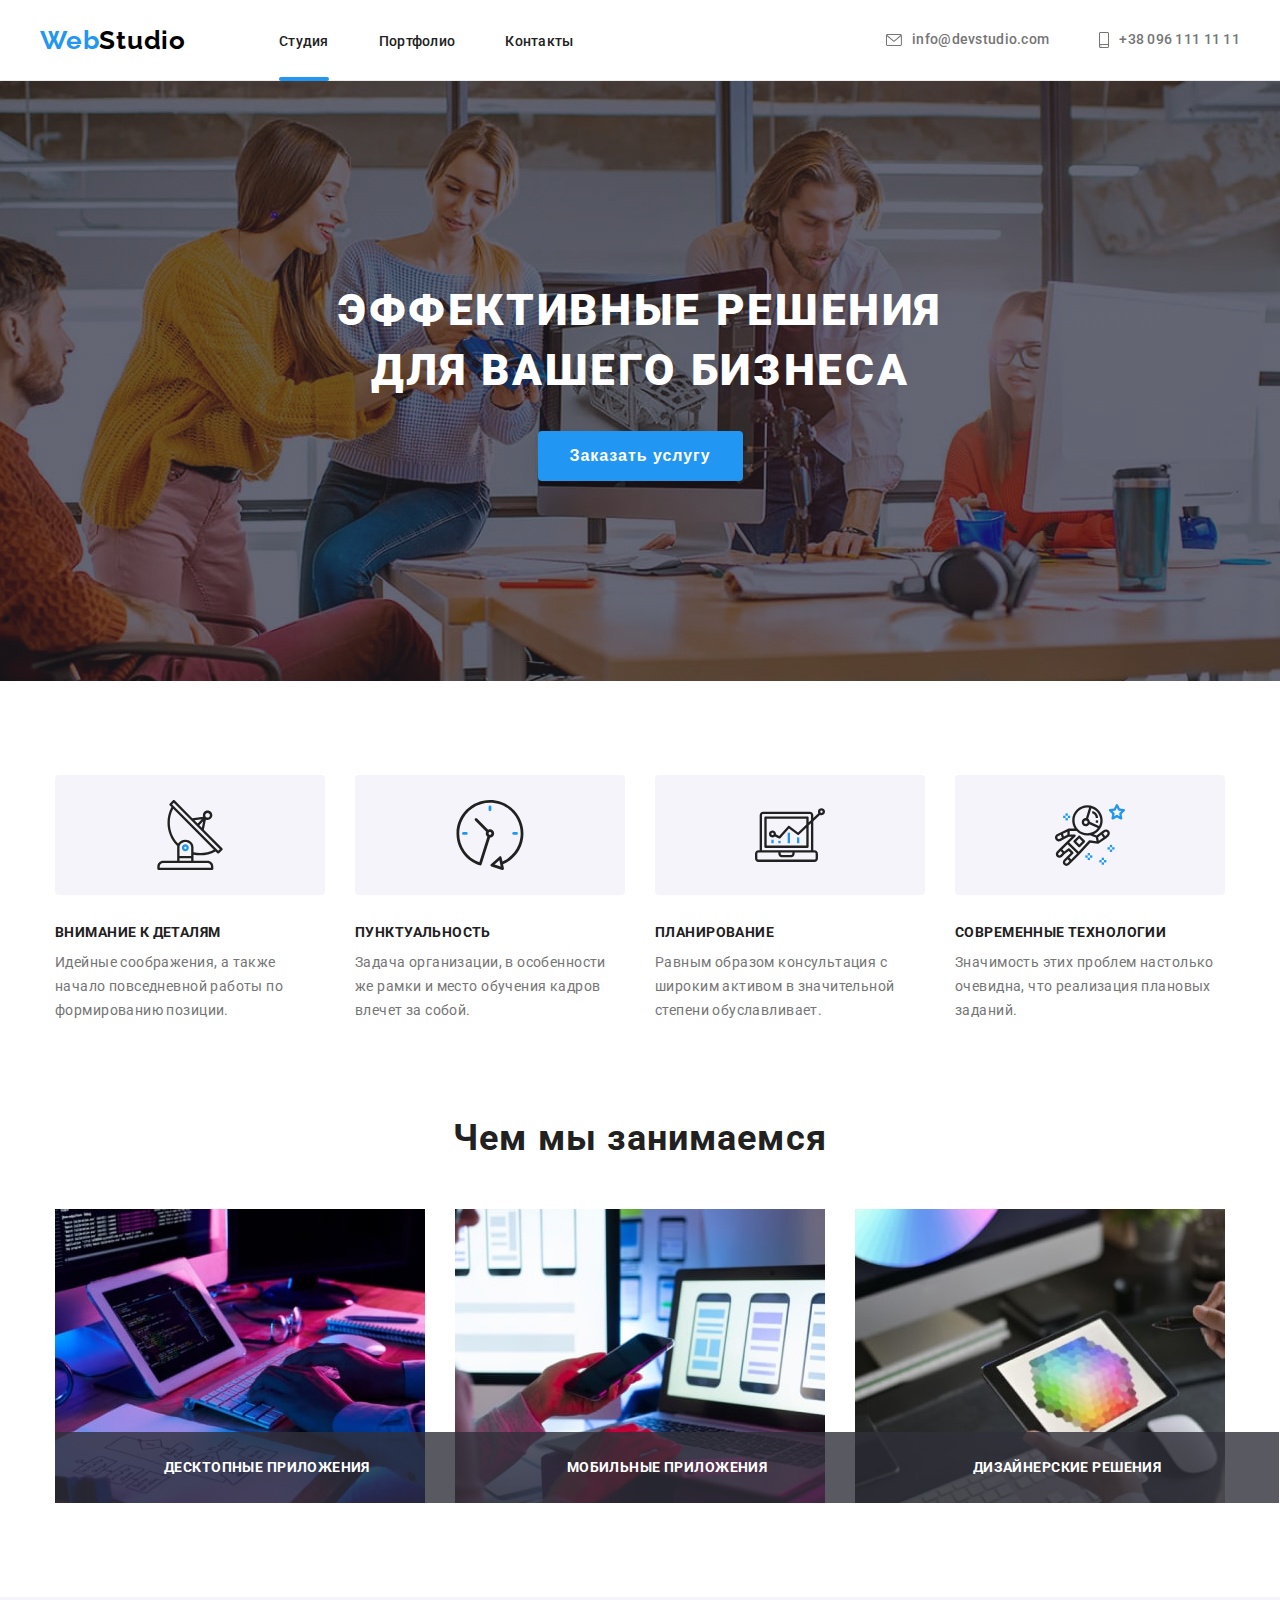
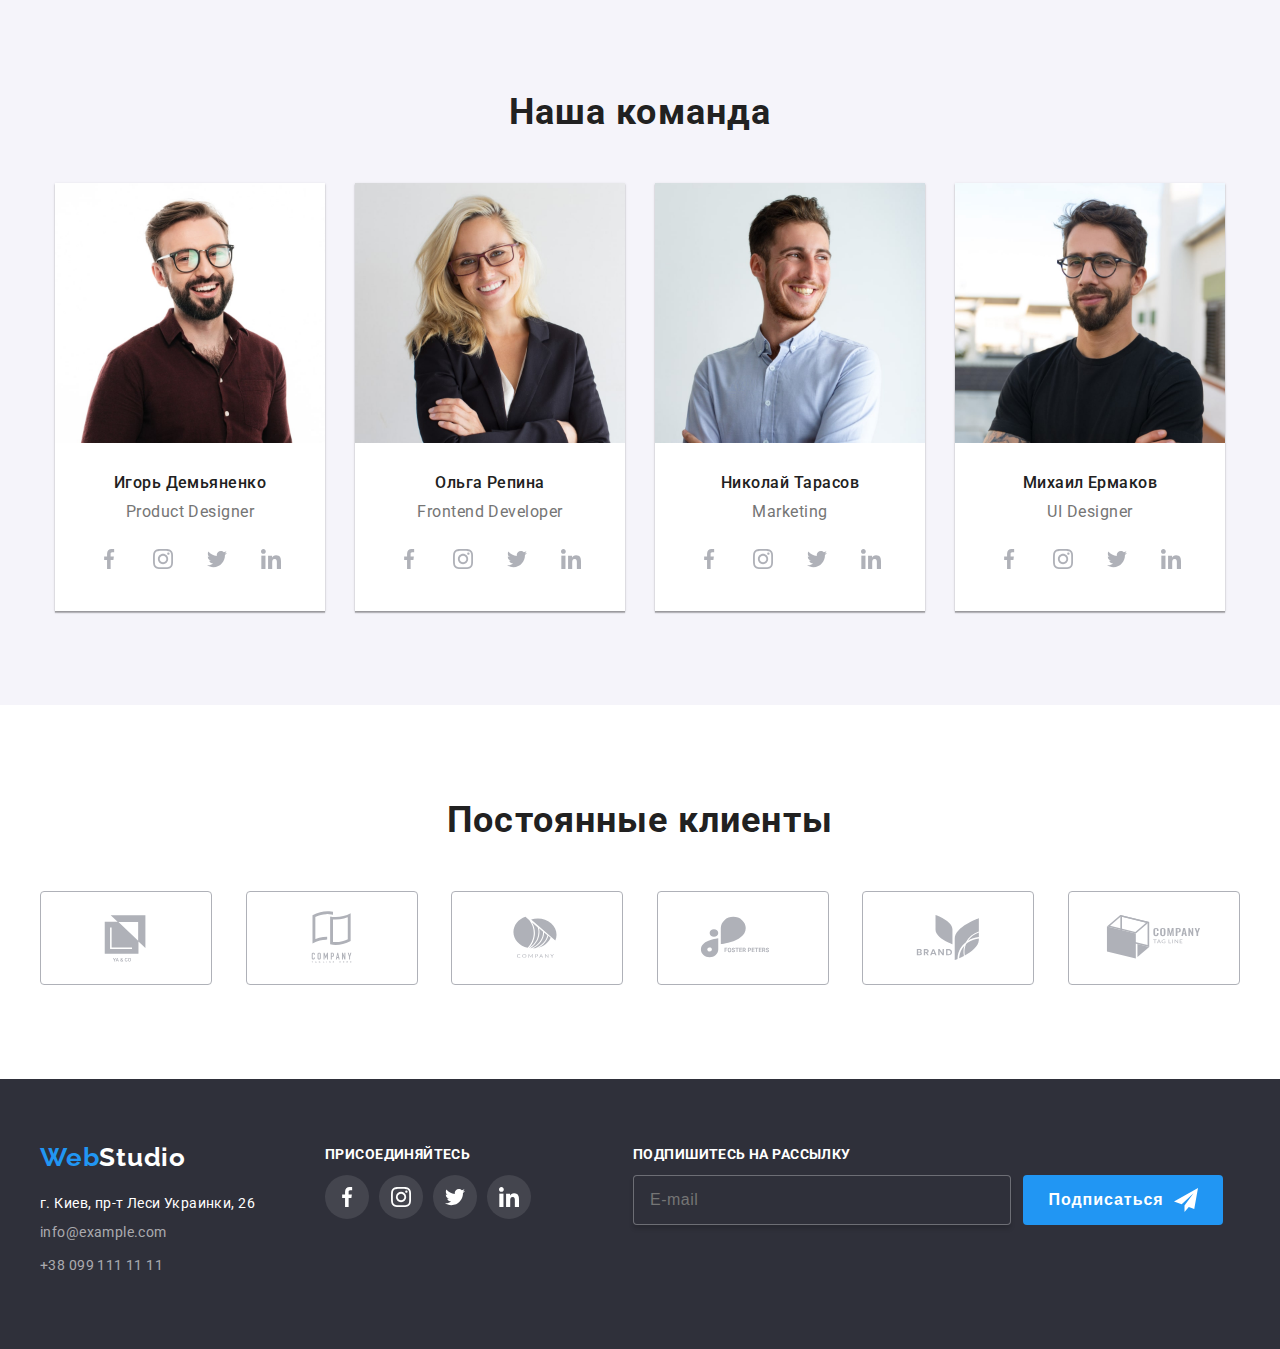
<file: index.html>
<!DOCTYPE html>
<html lang="en">
  <head>
    <meta charset="UTF-8">
    <meta http-equiv="X-UA-Compatible" content="IE=edge">
    <meta name="viewport" content="width=device-width, initial-scale=1.0">
    <title>WebStudio</title>
    <link rel="preconnect" href="https://fonts.googleapis.com">
    <link rel="preconnect" href="https://fonts.gstatic.com" crossorigin>
    <link href="https://fonts.googleapis.com/css2?family=Raleway:wght@700&family=Roboto:wght@400;500;700;900&display=swap"
      rel="stylesheet">
      <link rel="stylesheet" href="https://cdnjs.cloudflare.com/ajax/libs/modern-normalize/1.1.0/modern-normalize.min.css"
            integrity="sha512-wpPYUAdjBVSE4KJnH1VR1HeZfpl1ub8YT/NKx4PuQ5NmX2tKuGu6U/JRp5y+Y8XG2tV+wKQpNHVUX03MfMFn9Q=="
            crossorigin="anonymous" referrerpolicy="no-referrer" />
    <!-- <link rel="stylesheet" href="./css/styles.css"> -->
    <link rel="stylesheet" href="./css/main.min.css">
    
    
  </head>
    <body class="body">
      <!-- Верхняя линия-->
      <header class="header">
        <div class="header__container container ">
          <nav class="header-navigation">
            <a class="link mainlogo" href="./index.html">Web<span class="mainlogo-second">Studio</span></a>
            <!-- Навигация -->
            <ul class="list header-list">
              <li class="header-list__item "><a class="link header-list__link active " href="./index.html">Студия</a></li>
              <li class="header-list__item "><a class="link header-list__link  time-link" href="./portfolio.html">Портфолио</a></li>
              <li class="header-list__item "><a class="link header-list__link  time-link" href="">Контакты</a></li>
            </ul>
          </nav>
          <!-- Контакты -->
          <ul class="contacts list ">
            <li class="contacts__item">
              <a class="contacts__link link  time-link" href="mailto:info@devstudio.com">
                <svg class="icon-mail " >
                      <use href="./img/symbol.svg#icon-mail" ></use>
                </svg>
                info@devstudio.com
              </a>
            </li>
            <li class="contacts__item">
              <a class="contacts__link link  time-link" href="">
                <svg class="icon-smartphone ">
                      <use href="./img/symbol.svg#icon-smartphone" ></use>
                </svg>
                +38 096 111 11 11
              </a>
            </li>
          </ul>
        </div>
      </header>
<!-- ----------------------------------------------------------------------------------------------- -->
      <main>
        <!-- Шапка --> 
        <section class="hero">
              
          <h1 class="hero__title">Эффективные решения <br> для вашего бизнеса</h1>
          <button class="hero__button time-link" type="button" data-modal-open>Заказать услугу</button>
              
        </section>
        
        <!-- Особенности -->
        <section class="section-a">
          <div class="container">
            <ul class="list section-a-list">
              <li class="section-a-list__item">
                <div class="section-a-list__card">
                  <div class="section-a-list__container">
                    <svg class="section-a-list__icon">
                      <use href="./img/symbol.svg#icon-antenna"></use>
                    </svg>
                  </div>
                  <h3 class="section-a-list__title">Внимание к деталям</h3>
                  <p class="section-a-list__text">Идейные соображения, а также начало повседневной работы по формированию позиции.</p>
                </div>
              </li>
              <li class="section-a-list__item">
                <div class="section-a-list__card">
                  <div class="section-a-list__container">
                    <svg class="section-a-list__icon">
                      <use href="./img/symbol.svg#icon-clock"></use>
                    </svg>
                  </div>
                <h3 class="section-a-list__title">Пунктуальность</h3>
                <p class="section-a-list__text">Задача организации, в особенности же рамки и место обучения кадров влечет за собой.</p>
                </div>
              </li>
              <li class="section-a-list__item">
                <div class="section-a-list__card">
                  <div class="section-a-list__container">
                    <svg class="section-a-list__icon">
                      <use href="./img/symbol.svg#icon-diagram"></use>
                    </svg>
                  </div>
                <h3 class="section-a-list__title">Планирование</h3>
                <p class="section-a-list__text">Равным образом консультация с широким активом в значительной степени обуславливает.</p>
                </div>
              </li>
              <li class="section-a-list__item">
                <div class="section-a-list__card">
                  <div class="section-a-list__container">
                    <svg class="section-a-list__icon">
                      <use href="./img/symbol.svg#icon-astronaut"></use>
                    </svg>
                  </div>
                <h3 class="section-a-list__title">Современные технологии</h3>
                <p class="section-a-list__text">Значимость этих проблем настолько очевидна, что реализация плановых заданий.</p>
                </div>
              </li>
            </ul>
          </div>
        </section>

        <!-- Чем мы занимаемся -->
        <section class="section-b">
          <div class="container">
            <h2 class="section-b__title">Чем мы занимаемся</h2>
            <ul class="list section-b-list">
              <li class="section-b-list__item">
                <img src="./img/img1.jpg" alt="Чем мы занимаемся" width="370" height="294">
                <p class="section-b-list__info">Десктопные приложения</p>
              </li>
              <li class="section-b-list__item">
                <img src="./img/img2.jpg" alt="Чем мы занимаемся" width="370" height="294">
                <p class="section-b-list__info">Мобильные приложения</p>
              </li>
              <li class="section-b-list__item">
                <img src="./img/img3.jpg" alt="Чем мы занимаемся" width="370" height="294">
                <p class="section-b-list__info">Дизайнерские решения</p>
              </li>
            </ul>
          </div>
        </section>

        <!-- Наша команда -->
        <section class="section-c">
          <div class="container">
            <h2 class="section-c__title">Наша команда</h2>
            <ul class="list section-c-list">
              <li class="section-c-list__item">
                <img src="./img/team1.jpg" alt="наша команда" width="270" height="260">
                <div class="section-c-list__container">
                  <h3 class="section-c-list__title">Игорь Демьяненко</h3>
                  <p class="section-c-list__text">Product Designer</p>
                  <ul class="social list">
                    <li class="social__list">
                      <a href="" class="social__link link time-link">
                        <svg class="social__icon time-link-icon">
                          <use href="./img/symbol.svg#icon-facebook"></use>
                        </svg>
                      </a>
                    </li>
                    <li class="social__list ">
                      <a href="" class="social__link time-link">
                        <svg class="social__icon time-link-icon">
                          <use href="./img/symbol.svg#icon-instagram"></use>
                        </svg>
                      </a>
                    </li>
                    <li class="social__list">
                      <a href="" class="social__link time-link">
                        <svg class="social__icon time-link-icon">
                          <use href="./img/symbol.svg#icon-twitter"></use>
                        </svg>
                      </a>
                    </li>
                    <li class="social__list">
                      <a href="" class="social__link time-link">
                        <svg class="social__icon time-link-icon">
                          <use href="./img/symbol.svg#icon-linkedin"></use>
                        </svg>
                      </a>
                    </li>
                  </ul>
                </div>
              </li>
              <li class="section-c-list__item">
                <img src="./img/team2.jpg" alt="наша команда" width="270" height="260">
                <div class="section-c-list__container">
                  <h3 class="section-c-list__title">Ольга Репина</h3>
                  <p class="section-c-list__text">Frontend Developer</p>
                  <ul class="social list">
                    <li class="social__list">
                      <a href="" class="social__link link time-link">
                        <svg class="social__icon time-link-icon">
                          <use href="./img/symbol.svg#icon-facebook"></use>
                        </svg>
                      </a>
                    </li>
                    <li class="social__list ">
                      <a href="" class="social__link time-link">
                        <svg class="social__icon time-link-icon">
                          <use href="./img/symbol.svg#icon-instagram"></use>
                        </svg>
                      </a>
                    </li>
                    <li class="social__list">
                      <a href="" class="social__link time-link">
                        <svg class="social__icon time-link-icon">
                          <use href="./img/symbol.svg#icon-twitter"></use>
                        </svg>
                      </a>
                    </li>
                    <li class="social__list">
                      <a href="" class="social__link time-link">
                        <svg class="social__icon time-link-icon">
                          <use href="./img/symbol.svg#icon-linkedin"></use>
                        </svg>
                      </a>
                    </li>
                  </ul>
                </div>
              </li>
              <li class="section-c-list__item">
                <img src="./img/team3.jpg" alt="наша команда" width="270" height="260">
                <div class="section-c-list__container">
                  <h3 class="section-c-list__title">Николай Тарасов</h3>
                  <p class="section-c-list__text">Marketing</p>
                  <ul class="social list">
                    <li class="social__list">
                      <a href="" class="social__link link time-link">
                        <svg class="social__icon time-link-icon">
                          <use href="./img/symbol.svg#icon-facebook"></use>
                        </svg>
                      </a>
                    </li>
                    <li class="social__list ">
                      <a href="" class="social__link time-link">
                        <svg class="social__icon time-link-icon">
                          <use href="./img/symbol.svg#icon-instagram"></use>
                        </svg>
                      </a>
                    </li>
                    <li class="social__list">
                      <a href="" class="social__link time-link">
                        <svg class="social__icon time-link-icon">
                          <use href="./img/symbol.svg#icon-twitter"></use>
                        </svg>
                      </a>
                    </li>
                    <li class="social__list">
                      <a href="" class="social__link time-link">
                        <svg class="social__icon time-link-icon">
                          <use href="./img/symbol.svg#icon-linkedin"></use>
                        </svg>
                      </a>
                    </li>
                  </ul>
                </div>
              </li>
              <li class="section-c-list__item">
                <img src="./img/team4.jpg" alt="наша команда" width="270" height="260">
                <div class="section-c-list__container">
                  <h3 class="section-c-list__title">Михаил Ермаков</h3>
                  <p class="section-c-list__text">UI Designer</p>
                  <ul class="social list">
                    <li class="social__list">
                      <a href="" class="social__link link time-link">
                        <svg class="social__icon time-link-icon">
                          <use href="./img/symbol.svg#icon-facebook"></use>
                        </svg>
                      </a>
                    </li>
                    <li class="social__list ">
                      <a href="" class="social__link time-link">
                        <svg class="social__icon time-link-icon">
                          <use href="./img/symbol.svg#icon-instagram"></use>
                        </svg>
                      </a>
                    </li>
                    <li class="social__list">
                      <a href="" class="social__link time-link">
                        <svg class="social__icon time-link-icon">
                          <use href="./img/symbol.svg#icon-twitter"></use>
                        </svg>
                      </a>
                    </li>
                    <li class="social__list">
                      <a href="" class="social__link time-link">
                        <svg class="social__icon time-link-icon">
                          <use href="./img/symbol.svg#icon-linkedin"></use>
                        </svg>
                      </a>
                    </li>
                  </ul>
                </div>
              </li>
            </ul>
          </div>
        </section>
        <section class="client-section" >
          <div class="container">
            <h2 class="client-section__title">Постоянные клиенты</h2>
            <ul class="client">
              <li class="client__item ">
                <a href="" class="client__link time-link">
                  <svg class="client__icon time-link-icon">
                    <use href="./img/symbol.svg#icon-logo1"></use>
                  </svg>
                </a>
              </li>
              <li class="client__item">
                <a href="" class="client__link time-link">
                  <svg class="client__icon time-link-icon">
                    <use href="./img/symbol.svg#icon-logo2"></use>
                  </svg>
                </a>
              </li>
              <li class="client__item">
                <a href="" class="client__link time-link">
                  <svg class="client__icon time-link-icon">
                    <use href="./img/symbol.svg#icon-logo3"></use>
                  </svg>
                </a>
              </li>
              <li class="client__item">
                <a href="" class="client__link time-link">
                  <svg class="client__icon time-link-icon">
                    <use href="./img/symbol.svg#icon-logo4"></use>
                  </svg>
                </a>
              </li>
              <li class="client__item">
                <a href="" class="client__link time-link">
                  <svg class="client__icon time-link-icon">
                    <use href="./img/symbol.svg#icon-logo5"></use>
                  </svg>
                </a>
              </li>
              <li class="client__item">
                <a href="" class="client__link time-link">
                  <svg class="client__icon time-link-icon">
                    <use href="./img/symbol.svg#icon-logo6"></use>
                  </svg>
                </a>
              </li>
            </ul>
          </div>
        </section>
      </main>
<!-- ------------------------------------------------------------------------------------------- -->
      <!-- Подвал -->
      <footer class="footer">
        <div class="container">
          <address class="addres">
            <div class="footer-container">
              <a class="link mainlogo" href="">Web<span class="mainlogo-third">Studio</span></a>
              <ul class="list addres-list">
                <li class="addres-list__item"><a class="link addres-list__link-1 time-link" href="https://goo.gl/maps/SievRyqMkTLKLwNH8">г. Киев, пр-т Леси Украинки, 26</a></li>
                <li class="addres-list__item"><a class="link addres-list__link-2 time-link" href="milto:info@example.com">info@example.com</a></li>
                <li class="addres-list__item"><a class="link addres-list__link-2 time-link" href="tel:+380991111111">+38 099 111 11 11</a></li>
              </ul>

            </div>
            <div class="footer__links">
              <h3 class="footer__text">ПРИСОЕДИНЯЙТЕСЬ</h3>
            
              <ul class="social-footer list">
                <li class="social-footer__list">
                  <a href="" class="social-footer__link time-link">
                    <svg class="social-footer__icon time-link-icon">
                      <use href="./img/symbol.svg#icon-facebook"></use>
                    </svg>
                  </a>
                </li>
                <li class="social-footer__list">
                  <a href="" class="social-footer__link time-link">
                    <svg class="social-footer__icon time-link-icon">
                      <use href="./img/symbol.svg#icon-instagram"></use>
                    </svg>
                  </a>
                </li>
                <li class="social-footer__list">
                  <a href="" class="social-footer__link time-link">
                    <svg class="social-footer__icon time-link-icon">
                      <use href="./img/symbol.svg#icon-twitter"></use>
                    </svg>
                  </a>
                </li>
                <li class="social-footer__list">
                  <a href="" class="social-footer__link time-link">
                    <svg class="social-footer__icon time-link-icon">
                      <use href="./img/symbol.svg#icon-linkedin"></use>
                    </svg>
                  </a>
                </li>
              </ul>


            </div>
            <div class="footer__email">
              <h3 class="footer-email-text footer__text">Подпишитесь на рассылку</h3>
              <form action="" class="subscribe">
                <!-- <input class="footer-input" type="footer" name="" placeholder="E-mail" id=""> -->
                <input class="subscribe__input" type="email" name="email" placeholder="E-mail" id="email">
                <button class="subscribe__button time-link" type="submit">Подписаться
                  <svg class="subscribe__icon" widh="24px" height="24px">
                    <use href="./img/icons.svg#send"></use>
                  </svg>
                </button>
              </form>
            </div>
          </address>
        </div>
      </footer>

    <!-- модальное окно -->
    <!-- is-hidden -->
<div class="backdrop is-hidden" data-modal>
  <div class="modal">
    <button class="modal-close" data-modal-close>
      <svg class="modal-close-icon" width="11px" height="11px">
        <use href="./img/symbol.svg#icon-close"></use>
      </svg>
    </button>
    <form action="" class="">
      <p class="modal-title">Оставьте свои данные, мы вам перезвоним</p>
      <div class="form-box" role="group" aria-lebellebdy="contact-details-group">
        <div class="form-field">
          <label for="name">Имя</label>
          <input class="input-field" type="text" name="username" placeholder="" id="name" />
          <span class="modal-icon">
            <svg class="modal-icon-svg" width="18px" height="18px">
              <use href="./img/icons.svg#icon-person"></use>
            </svg>
          </span>
        </div>
        <div class="form-field">
          <label for="phone">Телефон</label>
          <input class="input-field" type="tel" name="phone" id="phone" />
          <span class="modal-icon">
            <svg class="modal-icon-svg" width="18px" height="18px">
              <use href="./img/icons.svg#icon-phone"></use>
            </svg>
          </span>
        </div>
        <div class="form-field">
          <label for="email">Почта</label>
          <input class="input-field" type="email" name="email" id="email" />
          <span class="modal-icon">
            <svg class="modal-icon-svg" width="18px" height="18px">
              <use href="./img/icons.svg#icon-email"></use>
            </svg>
          </span>
        </div>
        <div class="form-field">
          <label for="comment">Комментарий</label>
          <textarea class="input-field" name="feedback" rows="5" placeholder="Введите текст" id="comment"></textarea>
        </div>
        <div class="checkbox-box">
          <label class="checkbox-label" for="checkbox">
            <input class="hidden-checkbox" type="checkbox" id="checkbox" />
            <span class="checkbox-icon">
              <svg width="16px" height="15px">
                <use href="./img/icons.svg#icon-check"></use>
              </svg>
            </span>
          </label>
          <p class="modal-license-text">
            Соглашаюсь с рассылкой и принимаю&nbsp
            <a href="./docs/contract.pdf">Условия договора</a>
          </p>
        </div>
        <div class="modal-button">
          <button class="modalbutton" type="modal">Отправить</button>
        </div>
      </div>
    </form>
  </div>
</div>



 

    <script src="./js/modal.js"></script>
    </body>
</html>
</file>
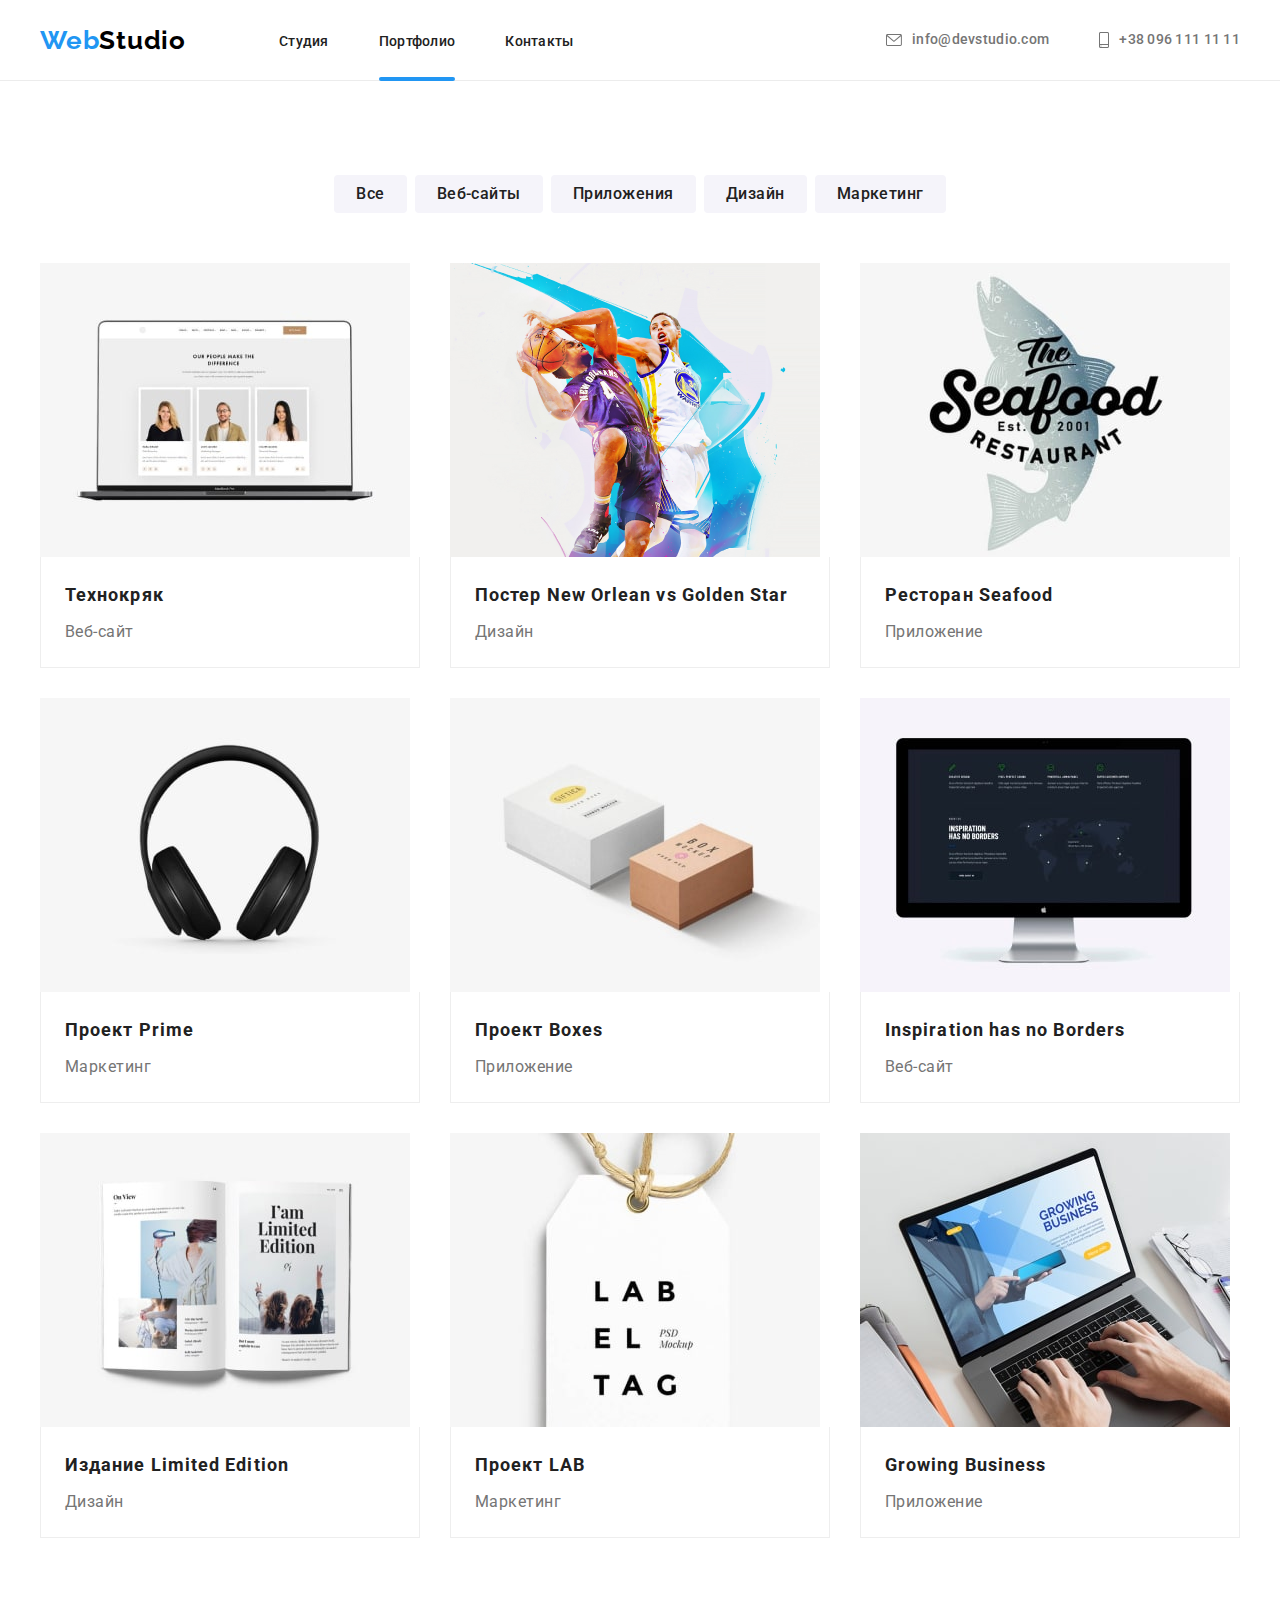
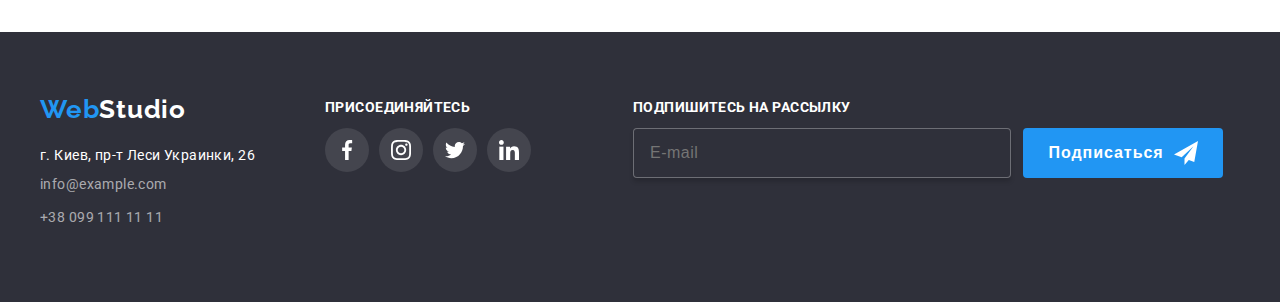
<file: portfolio.html>
<!DOCTYPE html>
<html lang="en">
<head>
    <meta charset="UTF-8">
    <meta http-equiv="X-UA-Compatible" content="IE=edge">
    <meta name="viewport" content="width=device-width, initial-scale=1.0">
    <title>Portfolio</title>
    <link rel="preconnect" href="https://fonts.googleapis.com">
    <link rel="preconnect" href="https://fonts.gstatic.com" crossorigin>
    <link href="https://fonts.googleapis.com/css2?family=Raleway:wght@700&family=Roboto:wght@400;500;700;900&display=swap"
        rel="stylesheet">

        <link rel="stylesheet" href="https://cdnjs.cloudflare.com/ajax/libs/modern-normalize/1.1.0/modern-normalize.min.css"
            integrity="sha512-wpPYUAdjBVSE4KJnH1VR1HeZfpl1ub8YT/NKx4PuQ5NmX2tKuGu6U/JRp5y+Y8XG2tV+wKQpNHVUX03MfMFn9Q=="
            crossorigin="anonymous" referrerpolicy="no-referrer" />


    <!-- <link rel="stylesheet" href="./css/styles.css"> -->
    <link rel="stylesheet" href="./css/main.min.css">


</head>
    <body class="body">
        <!-- Верхняя линия-->
        <header class="header">
          <div class="header__container container ">
            <nav class="header-navigation">
              <a class="link mainlogo" href="./index.html">Web<span class="mainlogo-second">Studio</span></a>
              <!-- Навигация -->
              <ul class="list header-list">
                <li class="header-list__item "><a class="link header-list__link  time-link" href="./index.html">Студия</a></li>
                <li class="header-list__item "><a class="link header-list__link  time-link active"
                    href="./portfolio.html">Портфолио</a></li>
                <li class="header-list__item "><a class="link header-list__link  time-link" href="">Контакты</a></li>
              </ul>
            </nav>
            <!-- Контакты -->
            <ul class="contacts list ">
              <li class="contacts__item">
                <a class="contacts__link link  time-link" href="mailto:info@devstudio.com">
                  <svg class="icon-mail ">
                    <use href="./img/symbol.svg#icon-mail"></use>
                  </svg>
                  info@devstudio.com
                </a>
              </li>
              <li class="contacts__item">
                <a class="contacts__link link  time-link" href="">
                  <svg class="icon-smartphone ">
                    <use href="./img/symbol.svg#icon-smartphone"></use>
                  </svg>
                  +38 096 111 11 11
                </a>
              </li>
            </ul>
          </div>
        </header>
        
        <main class="main">
            <section class="main-sect">
              <div class="container header-container">
              <!-- <h1 class="visually-hidden">Портфолио</h1> -->
              <!-- <section class="button-section"> -->
              <ul class="list button-section">
                  <li class="button-section__item ">
                      <button class="button-section__btn time-link" type="button">Все</button>
                  </li>
                  <li class="button-section__item">
                      <button class="button-section__btn time-link" type="button">Веб-сайты</button>
                  </li>
                  <li class="button-section__item">
                      <button class="button-section__btn time-link" type="button">Приложения</button>
                  </li>
                  <li class="button-section__item">
                      <button class="button-section__btn time-link" type="button">Дизайн</button>
                  </li>
                  <li class="button-section__item">
                      <button class="button-section__btn time-link" type="button">Маркетинг</button>
                  </li>
              </ul>
              <!-- </section> -->
              <!-- <section class="main-section"> -->
              </div>
              <div class="container header-container">
                <ul class="main-section list ">
                  
                  <li class="main-section__item">
                    <a href="" class="main-section__card-link link">
                      <div class="main-section__card-top">
                        <img src="./img/portfolio1.jpg" alt="" width="370" >
                        <p class="main-section__top-text">
                          Технокряк это современная площадка распространения коронавируса. Компании используют эту платформу для цифрового
                          шпионажа и атак на защищённые сервера конкурентов.
                        </p>
                      </div>
                      <div class="main-section__card">
                          <h3 class="main-section__title">Технокряк</h3>
                          <p class="main-section__text">Веб-сайт</p>
                      </div>                                    
                    </a>
                  </li>                        
                  <li class="main-section__item">
                    <a href="" class="main-section__card-link link">
                      <div class="main-section__card-top">
                        <img src="./img/portfolio2.jpg" alt="" width="370">
                        <p class="main-section__top-text">
                          Технокряк это современная площадка распространения коронавируса. Компании используют эту платформу для цифрового
                          шпионажа и атак на защищённые сервера конкурентов.
                        </p>
                      </div>
                      <div class="main-section__card">
                        <h3 class="main-section__title">Постер New Orlean vs Golden Star</h3>
                        <p class="main-section__text">Дизайн</p>
                      </div>
                    </a>
                  </li>
                  <li class="main-section__item" >                            
                    <a href="" class="main-section__card-link link">
                      <div class="main-section__card-top">
                        <img src="./img/portfolio3.jpg" alt="" width="370" >
                        <p class="main-section__top-text">
                          Технокряк это современная площадка распространения коронавируса. Компании используют эту платформу для цифрового
                          шпионажа и атак на защищённые сервера конкурентов.
                        </p>
                      </div>
                      <div class="main-section__card">
                        <h3 class="main-section__title">Ресторан Seafood</h3>
                        <p class="main-section__text">Приложение</p>
                      </div>
                    </a>
                  </li>
                  <li class="main-section__item" >                            
                    <a href="" class="main-section__card-link link">
                      <div class="main-section__card-top">
                        <img src="./img/portfolio4.jpg" alt="" width="370" >
                        <p class="main-section__top-text">
                          Технокряк это современная площадка распространения коронавируса. Компании используют эту платформу для цифрового
                          шпионажа и атак на защищённые сервера конкурентов.
                        </p>
                      </div>
                      <div class="main-section__card">
                        <h3 class="main-section__title">Проект Prime</h3>
                        <p class="main-section__text">Маркетинг</p>
                      </div>
                    </a>
                  </li>
                  <li class="main-section__item" >                            
                    <a href="" class="main-section__card-link link">
                      <div class="main-section__card-top">
                        <img src="./img/portfolio5.jpg" alt="" width="370" >
                        <p class="main-section__top-text">
                          Технокряк это современная площадка распространения коронавируса. Компании используют эту платформу для цифрового
                          шпионажа и атак на защищённые сервера конкурентов.
                        </p>
                      </div>
                      <div class="main-section__card">
                        <h3 class="main-section__title">Проект Boxes</h3>
                        <p class="main-section__text">Приложение</p>
                      </div>
                    </a>
                  </li>
                  <li class="main-section__item" >                            
                    <a href="" class="main-section__card-link link">
                      <div class="main-section__card-top">
                        <img src="./img/portfolio6.jpg" alt="" width="370" >
                        <p class="main-section__top-text">
                          Технокряк это современная площадка распространения коронавируса. Компании используют эту платформу для цифрового
                          шпионажа и атак на защищённые сервера конкурентов.
                        </p>
                      </div>
                      <div class="main-section__card">
                          <h3 class="main-section__title">Inspiration has no Borders</h3>
                          <p class="main-section__text">Веб-сайт</p>
                      </div>
                    </a>
                  </li>
                  <li class="main-section__item" >                            
                    <a href="" class="main-section__card-link link">
                      <div class="main-section__card-top">
                        <img src="./img/portfolio7.jpg" alt="" width="370" >
                        <p class="main-section__top-text">
                          Технокряк это современная площадка распространения коронавируса. Компании используют эту платформу для цифрового
                          шпионажа и атак на защищённые сервера конкурентов.
                        </p>
                      </div>
                      <div class="main-section__card">
                          <h3 class="main-section__title">Издание Limited Edition</h3>
                          <p class="main-section__text">Дизайн</p>
                      </div>
                    </a>
                  </li>
                  <li class="main-section__item" >                            
                    <a href="" class="main-section__card-link link">
                      <div class="main-section__card-top">
                        <img src="./img/portfolio8.jpg" alt="" width="370" >
                        <p class="main-section__top-text">
                          Технокряк это современная площадка распространения коронавируса. Компании используют эту платформу для цифрового
                          шпионажа и атак на защищённые сервера конкурентов.
                        </p>
                      </div>
                      <div class="main-section__card">
                          <h3 class="main-section__title">Проект LAB</h3>
                          <p class="main-section__text">Маркетинг</p>
                      </div>
                    </a>
                  </li>
                  <li class="main-section__item" >                            
                    <a href="" class="main-section__card-link link">
                      <div class="main-section__card-top">
                        <img src="./img/portfolio9.jpg" alt="" width="370" >
                        <p class="main-section__top-text">
                          Технокряк это современная площадка распространения коронавируса. Компании используют эту платформу для цифрового
                          шпионажа и атак на защищённые сервера конкурентов.
                        </p>
                      </div>
                      <div class="main-section__card">
                          <h3 class="main-section__title">Growing Business</h3>
                          <p class="main-section__text">Приложение</p>
                      </div>
                    </a>
                  </li>
                </ul>
              </div>
            </section>

        </main>

        <!-- Подвал -->
    <footer class="footer">
      <div class="container">
        <address class="addres">
          <div class="footer-container">
            <a class="link mainlogo" href="">Web<span class="mainlogo-third">Studio</span></a>
            <ul class="list addres-list">
              <li class="addres-list__item"><a class="link addres-list__link-1 time-link"
                  href="https://goo.gl/maps/SievRyqMkTLKLwNH8">г. Киев, пр-т Леси Украинки, 26</a></li>
              <li class="addres-list__item"><a class="link addres-list__link-2 time-link"
                  href="milto:info@example.com">info@example.com</a></li>
              <li class="addres-list__item"><a class="link addres-list__link-2 time-link" href="tel:+380991111111">+38 099
                  111 11 11</a></li>
            </ul>
    
          </div>
          <div class="footer__links">
            <h3 class="footer__text">ПРИСОЕДИНЯЙТЕСЬ</h3>
    
            <ul class="social-footer list">
              <li class="social-footer__list">
                <a href="" class="social-footer__link time-link">
                  <svg class="social-footer__icon time-link-icon">
                    <use href="./img/symbol.svg#icon-facebook"></use>
                  </svg>
                </a>
              </li>
              <li class="social-footer__list">
                <a href="" class="social-footer__link time-link">
                  <svg class="social-footer__icon time-link-icon">
                    <use href="./img/symbol.svg#icon-instagram"></use>
                  </svg>
                </a>
              </li>
              <li class="social-footer__list">
                <a href="" class="social-footer__link time-link">
                  <svg class="social-footer__icon time-link-icon">
                    <use href="./img/symbol.svg#icon-twitter"></use>
                  </svg>
                </a>
              </li>
              <li class="social-footer__list">
                <a href="" class="social-footer__link time-link">
                  <svg class="social-footer__icon time-link-icon">
                    <use href="./img/symbol.svg#icon-linkedin"></use>
                  </svg>
                </a>
              </li>
            </ul>
    
    
          </div>
          <div class="footer__email">
            <h3 class="footer-email-text footer__text">Подпишитесь на рассылку</h3>
            <form action="" class="subscribe">
              <!-- <input class="footer-input" type="footer" name="" placeholder="E-mail" id=""> -->
              <input class="subscribe__input" type="email" name="email" placeholder="E-mail" id="email">
              <button class="subscribe__button time-link" type="submit">Подписаться
                <svg class="subscribe__icon" widh="24px" height="24px">
                  <use href="./img/icons.svg#send"></use>
                </svg>
              </button>
            </form>
          </div>
        </address>
      </div>
    </footer>
        
    </body>
</html>
</file>
<file: css/styles.css>
:root {
  --main-logo-color: #2196f3;
  --second-logo-color: #000000;
  --thirdlogo-color: #ffffff;
  --header-text-color-first: #212121;
  --header-text-color-second: #757575;
  --header-text-color-third: #2196f3;
  --main-text-color: #212121;
  --second-text-color: #757575;
  --third-text-color: #ffffff;
  --footer-color-contact1: #ffffff;
  --footer-color-contact2: rgba(255, 255, 255, 0.6);
  --main-btn-color: #f5f4fa;
  --second-btn-color: #2196f3;
  --third-btn-color: #188ce8;
  --background-color: #2f303a;
  --social-link-color: #afb1b8;
  --social-link-color2: #ffffff;
  --time-function: cubic-bezier(0.4, 0, 0.2, 1);
  --focus-color: #2196f3;
}

img {
  display: block;
}

p,
h1,
h2,
h3,
h4,
h5,
h6 {
  margin: 0;
}

ul {
  margin: 0;
  padding: 0;
  list-style-type: none;
}

.list {
  list-style: none;
}

.link {
  text-decoration: none;
}

button {
  cursor: pointer;
}

body {
  font-family: 'Roboto', sans-serif;
  color: var(--main-text-color);
  margin: auto;
}

.container {
  width: 1200px;
  padding-right: 15px;
  padding-left: 15px;
  margin: 0 auto;
}

.time-link {
  transition-property: background-color, color;
  transition-duration: 250ms;
  transition-timing-function: var(--time-function);
}

.time-link-icon {
  transition-property: fill;
  transition-duration: 250ms;
  transition-timing-function: var(--time-function);
}

/*------------------ header------------------- */
.header {
  display: flex;
  background-color: #ffffff;
  height: 80px;
  border-bottom: 1px solid #ececec;
}

.header-container {
  display: flex;
  align-items: center;
  justify-content: center;
}

.header-navigation {
  display: flex;
  align-items: center;
}

.mainlogo {
  font-family: Raleway;
  font-weight: 700;
  font-size: 26px;
  line-height: 1.19;
  letter-spacing: 0.03em;
  color: var(--main-logo-color);
}

.mainlogo-second {
  font-family: Raleway;
  font-weight: 700;
  font-size: 26px;
  line-height: 1.19;
  letter-spacing: 0.03em;
  color: var(--second-logo-color);
}

.mainlogo-third {
  font-family: Raleway;
  font-weight: 700;
  font-size: 26px;
  line-height: 1.19;
  letter-spacing: 0.03em;
  color: var(--thirdlogo-color);
}

.header-list {
  display: flex;
  padding-left: 93px;
}

.header-item:not(:last-child) {
  padding-right: 50px;
}

.header-link {
  font-weight: 500;
  font-size: 14px;
  line-height: 1.14;
  letter-spacing: 0.02em;
  color: var(--header-text-color-first);
  padding: 32px 0px;
  position: relative;
}

.active {
  color: var(--main-logo-color);
}

.header-link.active::after {
  position: absolute;
  display: block;
  content: '';
  width: 100%;
  height: 4px;
  border-radius: 2px;
  bottom: 0;
  background-color: var(--header-text-color-third);
}
/* 
.header-link {
} */

/* .header-link:after {
  display: flex;
  position: absolute;
  content: '';
  width: 100%;
  height: 4px;
  border-radius: 2px;
  bottom: 0;
  background-color: var(--header-text-color-first);
} */

.header-link:hover,
.header-link:focus {
  color: var(--header-text-color-third);
}

.contacts-list {
  display: flex;
  margin-left: auto;
}

.contact-item:not(:last-child) {
  padding-right: 50px;
}

.contact-link {
  display: flex;
  height: 16px;
  font-weight: 500;
  font-size: 14px;
  line-height: 1.14;
  letter-spacing: 0.02em;
  color: var(--header-text-color-second);
  fill: var(--second-text-color);
  justify-content: center;
  align-items: center;
}

.icon-mail {
  width: 16px;
  height: 12px;
  margin-right: 10px;
}

.icon-smartphone {
  width: 10px;
  height: 16px;
  margin-right: 10px;
}

.contact-link:hover,
.contact-link:focus {
  color: var(--header-text-color-third);
  fill: var(--header-text-color-third);
}
/*------------------ header------------------- */

/*------------------ main------------------- */
.main {
  background-color: #ffffff;
}
/* index.html */
.hero-section {
  display: flex;
  flex-direction: column;
  justify-content: center;
  align-items: center;
  background-color: var(--background-color);
  background-image: linear-gradient(rgba(47, 48, 58, 0.4), rgba(47, 48, 58, 0.4)),
    url(../img/banner.jpg);
  background-repeat: no-repeat;
  background-position: center;
  height: 600px;
  max-width: 1600px;
  margin: 0 auto;
}

.hero-title {
  font-weight: 900;
  font-size: 44px;
  line-height: 1.36;
  text-align: center;
  letter-spacing: 0.06em;
  text-transform: uppercase;
  color: var(--third-text-color);
  margin-bottom: 30px;
}

.hero-button {
  font-weight: 700;
  font-size: 16px;
  line-height: 1.87;
  letter-spacing: 0.06em;
  color: var(--third-text-color);
  background-color: var(--second-btn-color);
  cursor: pointer;
  border-radius: 4px;

  border: none;
  font-size: 16px;
  padding: 10px 32px;
  box-shadow: 0px 4px 4px rgba(0, 0, 0, 0.15);
}
.hero-button:hover,
.hero-button:focus {
  background-color: var(--third-btn-color);
}

.section-a {
  display: flex;
  padding-top: 94px;
  padding-bottom: 94px;
}

.section-a-list {
  display: flex;
  justify-content: center;
  /* height: 101px; */
}

.section-a-item:not(:last-child) {
  padding-right: 30px;
}

.section-a-card {
  width: 270px;
  /* height: 110px; */
}

.section-a-icon-container {
  display: flex;
  background: #f5f4fa;
  width: 270px;
  height: 120px;
  border-radius: 4px;
  justify-content: center;
  align-items: center;
}

.section-a-icon {
  width: 70px;
  height: 70px;
}

.section-a-title {
  font-weight: 700;
  font-size: 14px;
  line-height: 1.14;
  letter-spacing: 0.03em;
  text-transform: uppercase;
  color: var(--main-text-color);
  padding-bottom: 10px;
  margin-top: 30px;
}

.section-a-text {
  font-weight: 400;
  font-size: 14px;
  line-height: 1.71;
  letter-spacing: 0.03em;
  color: var(--second-text-color);
}

.section-b-title {
  font-weight: 700;
  font-size: 36px;
  line-height: 1.17;
  text-align: center;
  letter-spacing: 0.03em;
  color: var(--main-text-color);
  margin-bottom: 50px;
}

.section-b {
  padding-bottom: 94px;
}

.section-b-list {
  display: flex;
  justify-content: center;
}

.section-b-item {
  position: relative;
}

.section-b-item:not(:last-child) {
  margin-right: 30px;
}

.section-b-info {
  font-weight: 700;
  font-size: 14px;
  line-height: 1.2;
  text-align: center;
  letter-spacing: 0.03em;
  text-transform: uppercase;
  color: var(--third-text-color);
  background-color: rgba(47, 48, 58, 0.8);
  width: 100%;
  padding: 27px;
  position: absolute;
  bottom: 0;
}

.section-c {
  background-color: #f5f4fa;
  padding-bottom: 94px;
  padding-top: 94px;
}

.section-c-list {
  display: flex;
  flex-wrap: wrap;
  justify-content: center;
  margin-left: -30px;
}

.section-c-item {
  background-color: var(--footer-color-contact1);
  box-shadow: 0px 1px 3px rgba(0, 0, 0, 0.12), 0px 1px 1px rgba(0, 0, 0, 0.14),
    0px 2px 1px rgba(0, 0, 0, 0.2);
  margin-left: 30px;
}

.section-c-main-title {
  font-weight: 700;
  font-size: 36px;
  line-height: 1.17;
  text-align: center;
  letter-spacing: 0.03em;
  color: var(--main-text-color);
  margin-bottom: 50px;
}

.section-c-container {
  padding-top: 30px;
  background-color: var(--white-color);
}

.section-c-title {
  font-weight: 500;
  font-size: 16px;
  line-height: 1.19;
  text-align: center;
  letter-spacing: 0.03em;
  color: var(--main-text-color);
  padding-bottom: 10px;
}

.section-c-text {
  font-weight: 400;
  font-size: 16px;
  line-height: 1.19;
  text-align: center;
  letter-spacing: 0.03em;
  color: var(--second-text-color);
}

.social-link-container {
  display: flex;
  flex-direction: row;
  justify-content: space-between;
  align-items: center;
  width: 206px;
  height: 44px;
  margin: 16px 32px 30px;
  /* border: 1px solid #2196f3; */
}

.social-link-list {
  width: 44px;
  height: 44px;
}

.social-link {
  width: 100%;
  height: 100%;
  border-radius: 50%;
  display: flex;
  justify-content: center;
  align-items: center;
  /* background-color: #188ce8; */
}

.social-link:focus,
.social-link:hover {
  background-color: #188ce8;
}

.social-link:focus .section-c-social-link,
.social-link:hover .section-c-social-link {
  fill: var(--third-text-color);
}

.section-c-social-link {
  width: 20px;
  height: 20px;
  fill: var(--social-link-color);
}

.client-section {
  padding-top: 94px;
  padding-bottom: 94px;
}

.client-list {
  display: flex;
}

.client-list {
  display: flex;
  justify-content: space-between;
}

.client-link {
  display: flex;
  width: 170px;
  height: 92px;
  justify-content: center;
  align-items: center;
  border-radius: 4px;
  border: 1px solid;
  color: var(--social-link-color);
}
.client-icon {
  width: 106px;
  height: 60px;
  fill: var(--social-link-color);
}

.client-link:hover,
.client-link:focus {
  color: var(--second-btn-color);
}

.client-link:hover .client-icon,
.client-link:focus .client-icon {
  fill: var(--second-btn-color);
}

/* .client-icon:hover,
.client-icon:focus {
  color: var(--second-btn-color);
} */

/* .client-item:hover .client-icon,
.client-item:focus .client-icon {
  color: var(--second-btn-color);
  fill: var(--second-btn-color);
} */
/* index.html */

/*----------------- portfolio------------------ */
.main-section {
  padding-top: 94px;
  padding-bottom: 94px;
}

.button-section-item {
  display: inline;
}

.button-section-list {
  display: flex;
  justify-content: center;
  margin-bottom: 50px;
}

.button-section-item:not(:last-child) {
  padding-right: 8px;
}

.button-section-btn {
  font-family: Roboto;
  font-weight: 500;
  font-size: 16px;
  line-height: 1.62;
  text-align: center;
  letter-spacing: 0.03em;
  color: var(--main-text-color);
  background-color: var(--main-btn-color);
  cursor: pointer;
  border-radius: 4px;
  border: none;
  padding: 6px 22px;
}

.button-section-btn:hover,
.button-section-btn:focus {
  color: var(--third-text-color);
  background-color: var(--second-btn-color);
  box-shadow: 0px 3px 1px rgba(0, 0, 0, 0.1), 0px 1px 2px rgba(0, 0, 0, 0.08),
    0px 2px 2px rgba(0, 0, 0, 0.12);
}

.main-section-list {
  display: flex;
  flex-wrap: wrap;
  margin-right: -30px;
  margin-bottom: -30px;
}

.main-section-item {
  flex-basis: calc((100% / 3) - 30px);
  margin-right: 30px;
  margin-bottom: 30px;
}

.main-section-card-link:hover .main-section-top-text,
.main-section-card-link:focus .main-section-top-text {
  transform: translate(0%);
}

/* .main-section-item:focus .main-section-top-text {
  transform: translate(0%);
} */

.main-section-card-link {
  display: block;
}

.main-section-card-link:hover,
.main-section-card-link:focus {
  box-shadow: 0px 4px 4px rgba(0, 0, 0, 0.25);
}

.main-section-card {
  padding: 20px 24px;
  border-bottom: 1px solid #eeeeee;
  border-right: 1px solid #eeeeee;
  border-left: 1px solid #eeeeee;
}

.main-section-title {
  font-weight: 700;
  font-size: 18px;
  line-height: 2;
  letter-spacing: 0.06em;
  color: var(--main-text-color);
  margin-bottom: 4px;
}

.main-section-text {
  font-weight: 400;
  font-size: 16px;
  line-height: 1.87;
  letter-spacing: 0.03em;
  color: var(--second-text-color);
}

.main-section-card-top {
  position: relative;
  overflow: hidden;
}

.main-section-top-text {
  position: absolute;

  top: 0;
  left: 0;
  padding: 63px 24px;
  font-weight: 400;
  font-size: 18px;
  line-height: 1.6;
  letter-spacing: 0.03em;
  color: var(--footer-color-contact1);
  background-color: rgba(33, 150, 243, 0.9);
  height: 100%;
  transform: translateY(100%);
  transition: transform 300ms linear;
}

/* portfolio */

/*------------------- main---------------------- */

/*-------------------- footer------------------- */
.footer {
  display: flex;
  background-color: var(--background-color);
  padding-top: 60px;
  padding-bottom: 60px;
}

.footer-text {
  font-weight: 700;
  font-size: 14px;
  line-height: 1.14px;
  letter-spacing: 0.03em;
  text-transform: uppercase;
  color: #ffffff;
  margin-bottom: 20px;
}

.addres {
  font-style: normal;
}
.addres-link-1 {
  font-weight: 400;
  font-size: 14px;
  line-height: 1.71px;
  letter-spacing: 0.03em;
  color: var(--footer-color-contact1);
}

.addres-list {
  padding-top: 20px;
}

.address-item {
  margin-bottom: 9px;
}

.addres-link-2 {
  font-weight: 400;
  font-size: 14px;
  line-height: 1.71;
  letter-spacing: 0.03em;
  color: var(--footer-color-contact2);
}

.addres-link-1:hover,
.addres-link-1:focus {
  color: var(--header-text-color-third);
}
.addres-link-2:hover,
.addres-link-2:focus {
  color: var(--header-text-color-third);
}

.addres {
  display: flex;
  align-items: center;
}

.footer-link-container {
  display: flex;
}

.footer-social {
  display: block;
  margin: 0;
  padding: 0;
  padding-top: 15px;
  padding-bottom: 40px;

  margin-left: 70px;
}

.footer-social-link {
  width: 20px;
  height: 20px;
}
/*------------------ footer------------------- */

.footer-link-container {
  display: flex;
  flex-direction: row;
  justify-content: space-between;
  align-items: center;
  width: 206px;
  height: 44px;
  margin: 16px 32px 30px 0px;
  /* border: 1px solid #2196f3; */
}

.footer-link-list {
  width: 44px;
  height: 44px;
}

.footer-link {
  width: 100%;
  height: 100%;
  border-radius: 50%;
  display: flex;
  justify-content: center;
  align-items: center;
  background-color: rgba(255, 255, 255, 0.1);
}

.footer-link:focus,
.footer-link:hover {
  background-color: #188ce8;
}

.footer-social-link {
  width: 20px;
  height: 20px;
  fill: var(--footer-color-contact1);
}

.footer-email {
  /* display: block;
  flex-direction: column;
  height: 86px;
  margin-left: 93px;
  padding-bottom: 40px; */
  display: block;
  margin: 0;
  padding: 0;
  padding-top: 15px;
  padding-bottom: 40px;
  margin-left: 70px;
}

.subscribe {
  display: flex;
  flex-direction: row;
  padding-bottom: 24px;
}

.footer-input {
  width: 358px;
  padding-left: 16px;
  font-size: 16px;
  line-height: 1.25;
  letter-spacing: 0.03em;
  color: rgba(255, 255, 255, 0.6);
  background-color: #2f303a;
  border: 1px solid rgba(255, 255, 255, 0.3);
  -webkit-box-shadow: 0px 4px 4px rgb(0 0 0 / 15%);
  box-shadow: 0px 4px 4px rgb(0 0 0 / 15%);
  border-radius: 4px;
}

.footer-input:hover {
  border-color: var(--focus-color);
  transition-duration: 250ms;
  transition-timing-function: var(--time-function);
}

.footer-input:focus-visible {
  outline: none;
  border: 1px solid var(--focus-color);
  transition-duration: 250ms;
  transition-timing-function: var(--time-function);
}

.subscribe-button {
  min-width: 200px;
  height: 50px;
  padding-right: 20px;
  padding-left: 20px;
  font-weight: 700;
  font-size: 16px;
  line-height: 1.87;
  letter-spacing: 0.06em;
  color: #fff;
  background-color: #2196f3;
  border: 1px transparent;
  border-radius: 4px;
  margin-left: auto;
  display: flex;
  justify-content: center;
  align-items: center;

  margin-left: 12px;
}

.subscribe-button:hover,
.subscribe-button:focus {
  background-color: var(--third-btn-color);
}

.subscribe-icon {
  width: 24px;
  height: 24px;
  fill: var(--footer-color-contact1);
  margin-left: 10px;
}

/*------- модальное окно------ */
.backdrop {
  position: fixed;
  align-items: center;
  justify-content: center;
  top: 0;
  left: 0;
  width: 100%;
  height: 100%;
  background: rgba(0, 0, 0, 0.2);
  opacity: 1;
  transition-property: opacity;
  transition-duration: 300ms;
  transition-timing-function: var(--time-function);
}

.is-hidden {
  visibility: 0;
  opacity: 0;
  pointer-events: none;

  transition-property: opacity;
  transition-duration: 300ms;
  transition-timing-function: var(--time-function);
}

.modal {
  position: absolute;
  display: flex;
  justify-content: center;
  align-items: center;
  top: 50%;
  left: 50%;
  transform: translate(-50%, -50%);
  width: 528px;
  height: 581px;
  padding: 40px 40px;
  background-color: #ffffff;
}

.close-item {
  display: flex;
  justify-content: center;
  align-items: center;
}

.modal-close {
  display: flex;
  position: absolute;
  align-items: center;
  justify-content: center;
  top: 8px;
  right: 8px;
  padding: 0px 0px;
  margin: 0px 0px;
  width: 30px;
  height: 30px;
  border-radius: 50%;
  border: 1px solid rgba(0, 0, 0, 0.1);
  background-color: transparent;
  cursor: pointer;
}

.modal-close:focus,
.modal-close:hover {
  fill: var(--focus-color);
  transition-duration: 250ms;
  transition-timing-function: var(--time-function);
}

/* ----------------------- */

.modal-title {
  font-weight: 700;
  font-size: 20px;
  line-height: 1.2;
  text-align: center;
  letter-spacing: 0.03em;
  margin-bottom: 12px;
}

.form-box {
  display: flex;
  flex-direction: column;
}

.form-field:not(:last-child) {
  display: flex;
  flex-direction: column;
  position: relative;
  margin-bottom: 10px;
}

.form-field label {
  display: block;
  position: relative;
  color: var(--header-text-color-second);
  font-weight: 400;
  font-size: 12px;
  line-height: 1.2;
  letter-spacing: 0.01em;
  margin-bottom: 4px;
}

.form-field input {
  padding-left: 42px;
  padding-top: 0;
  padding-right: 0;
  padding-bottom: 0;
  width: 448px;
  height: 40px;
  border: 1px solid rgba(33, 33, 33, 0.2);
  border-radius: 4px;
  transition-property: border;
  transition-duration: 250ms;
  transition-timing-function: var(--time-function);
  cursor: pointer;
}

.modal-icon svg {
  transition-property: fill;
  transition-duration: 250ms;
  transition-timing-function: var(--time-function);
}

.form-field:hover input {
  border: 1px solid var(--focus-color);
  transition-duration: 250ms;
  transition-timing-function: var(--time-function);
}

.modal-icon {
  display: inline-block;
  position: absolute;
  width: 18px;
  height: 18px;
  left: 12px;
  bottom: 11px;
}

.form-field:hover .modal-icon svg {
  fill: var(--focus-color);
  transition-duration: 250ms;
  transition-timing-function: var(--time-function);
}

.form-field input:focus-visible {
  outline: none;
  border: 1px solid var(--focus-color);
  transition-duration: 250ms;
  transition-timing-function: var(--time-function);
}

.form-field input:focus-visible + .modal-icon svg {
  fill: var(--focus-color);
  transition-duration: 2500ms;
  transition-timing-function: var(--time-function);
}

.form-field textarea {
  border: 1px solid rgba(33, 33, 33, 0.2);
  border-radius: 4px;
  width: 448px;
  padding: 12px 16px;
  resize: none;
}

.form-field textarea::placeholder {
  font-family: inherit;
  font-weight: 400;
  font-size: 14px;
  line-height: 1.2;
  letter-spacing: 0.01em;
  color: rgba(117, 117, 117, 0.5);
}

.form-field textarea:hover {
  border: 1px solid var(--focus-color);
  transition-duration: 250ms;
  transition-timing-function: var(--time-function);
}

.form-field textarea:focus-visible {
  outline: none;
  border: 1px solid var(--focus-color);
  transition-duration: 250ms;
  transition-timing-function: var(--time-function);
}

/* ---checkbox-box--- */
.checkbox-box {
  display: flex;
  position: relative;
  align-items: center;
  justify-content: center;
  margin-top: 10px;
  margin-bottom: 30px;
}

.checkbox-box p {
  display: flex;
  justify-content: center;
  align-items: center;
  font-weight: 400;
  font-size: 14px;
  line-height: 1.7;
  letter-spacing: 0.03em;
  color: var(--header-text-color-second);
}

.checkbox-box > p > a {
  font-weight: 400;
  font-size: 14px;
  line-height: 1.8;
  letter-spacing: 0.03em;

  text-decoration: underline;
  color: #2196f3;
}

.hidden-checkbox {
  -webkit-appearance: none;
  -moz-appearance: none;
  appearance: none;
}

.checkbox-icon {
  display: flex;

  align-items: center;
  justify-content: center;

  width: 16px;
  height: 15px;

  border: 2px solid var(--header-text-color-first);
  border-radius: 2px;

  margin-right: 9px;
}

.checkbox-icon svg {
  fill: white;
}

.hidden-checkbox:checked + .checkbox-icon {
  border: transparent;
  background-color: var(--focus-color);
}

.checkbox-label {
  display: flex;

  justify-content: center;
  align-items: center;
}

/* ---checkbox-box--- */

.modal-license-text {
  font-family: Roboto;
  font-style: normal;
  font-weight: normal;
  font-size: 14px;
  line-height: 1.7;
  letter-spacing: 0.03em;
  color: #757575;
}

.modal-button {
  display: flex;
  justify-content: center;
  /* align-items: center; */
}

.modal-button:hover {
  color: #ffffff;
}

.form-box > .modal-button > button {
  width: 200px;
  height: 50px;
  padding: 0px 0px;
  border-radius: 4px;
  border-color: transparent;
  background-color: #188ce8;
  font-weight: 700;
  font-size: 16px;
  line-height: 1.8;
  letter-spacing: 0.06em;
  color: var(--main-btn-color);
  text-align: center;
  box-shadow: 0px 4px 4px rgba(0, 0, 0, 0.15);
  cursor: pointer;
}

.modalbutton {
  width: 200px;
  height: 50px;
  padding: 0px 0px;
  border-radius: 4px;
  border-color: transparent;
  background-color: #188ce8;
  font-weight: 700;
  font-size: 16px;
  line-height: 1.8;
  letter-spacing: 0.06em;
  color: var(--main-btn-color);
  text-align: center;
  box-shadow: 0px 4px 4px rgba(0, 0, 0, 0.15);
  cursor: pointer;
}
</file>
<file: css/main.min.css>
:root{--main-logo-color: #2196f3;--second-logo-color: #000000;--thirdlogo-color: #ffffff;--header-text-color-first: #212121;--header-text-color-second: #757575;--header-text-color-third: #2196f3;--main-text-color: #212121;--second-text-color: #757575;--third-text-color: #ffffff;--footer-color-contact1: #ffffff;--footer-color-contact2: rgba(255, 255, 255, 0.6);--main-btn-color: #f5f4fa;--second-btn-color: #2196f3;--third-btn-color: #188ce8;--background-color: #2f303a;--social-link-color: #afb1b8;--social-link-color2: #ffffff;--time-function: cubic-bezier(0.4, 0, 0.2, 1);--focus-color: #2196f3}body{font-family:'Roboto', sans-serif;color:var(--main-text-color);margin:auto}.container{width:1200px;padding-right:15px;padding-left:15px;margin:0 auto}.time-link{transition-property:background-color, color;transition-duration:250ms;transition-timing-function:var(--time-function)}.time-link-icon{transition-property:fill;transition-duration:250ms;transition-timing-function:var(--time-function)}img{display:block}p,h1,h2,h3,h4,h5,h6{margin:0}ul{margin:0;padding:0;list-style-type:none}.list{list-style:none}.link{text-decoration:none}button{cursor:pointer}.header{display:flex;background-color:#ffffff;height:80px;border-bottom:1px solid #ececec}.header .header__container{display:flex;align-items:center;justify-content:center}.header-navigation{display:flex;align-items:center}.mainlogo{font-family:Raleway;font-weight:700;font-size:26px;line-height:1.19;letter-spacing:0.03em;color:var(--main-logo-color)}.mainlogo-second{font-family:Raleway;font-weight:700;font-size:26px;line-height:1.19;letter-spacing:0.03em;color:var(--second-logo-color)}.mainlogo-third{font-family:Raleway;font-weight:700;font-size:26px;line-height:1.19;letter-spacing:0.03em;color:var(--thirdlogo-color)}.header-list{display:flex;padding-left:93px}.header-list .header-list__item:not(:last-child){padding-right:50px}.header-list .header-list__link{font-weight:500;font-size:14px;line-height:1.14;letter-spacing:0.02em;color:var(--header-text-color-first);padding:32px 0px;position:relative}.header-list .header-list__link:hover,.header-list .header-list__link:focus{color:var(--header-text-color-third)}.header-list .header-list__link.active::after{position:absolute;display:block;content:'';width:100%;height:4px;border-radius:2px;bottom:0;background-color:var(--header-text-color-third)}.active{color:var(--main-logo-color)}.contacts{display:flex;margin-left:auto}.contacts .contacts__link{display:flex;height:16px;font-weight:500;font-size:14px;line-height:1.14;letter-spacing:0.02em;color:var(--header-text-color-second);fill:var(--second-text-color);justify-content:center;align-items:center}.contacts .contacts__link:hover,.contacts .contacts__link:focus{color:var(--header-text-color-third);fill:var(--header-text-color-third)}.contacts .contacts__item:not(:last-child){padding-right:50px}.icon-mail{width:16px;height:12px;margin-right:10px}.icon-smartphone{width:10px;height:16px;margin-right:10px}.main{background-color:#ffffff}.hero{display:flex;flex-direction:column;justify-content:center;align-items:center;background-color:var(--background-color);background-image:linear-gradient(rgba(47,48,58,0.4), rgba(47,48,58,0.4)),url(../img/banner.jpg);background-repeat:no-repeat;background-position:center;height:600px;max-width:1600px;margin:0 auto}.hero .hero__title{font-weight:900;font-size:44px;line-height:1.36;text-align:center;letter-spacing:0.06em;text-transform:uppercase;color:var(--third-text-color);margin-bottom:30px}.hero .hero__button{font-weight:700;font-size:16px;line-height:1.87;letter-spacing:0.06em;color:var(--third-text-color);background-color:var(--second-btn-color);cursor:pointer;border-radius:4px;border:none;font-size:16px;padding:10px 32px;box-shadow:0px 4px 4px rgba(0,0,0,0.15)}.hero .hero__button:hover,.hero .hero__button:focus{background-color:var(--third-btn-color)}.section-a{display:flex;padding-top:94px;padding-bottom:94px}.section-a-list{display:flex;justify-content:center}.section-a-list .section-a-list__item:not(:last-child){padding-right:30px}.section-a-list .section-a-list__card{width:270px}.section-a-list .section-a-list__container{display:flex;background:#f5f4fa;width:270px;height:120px;border-radius:4px;justify-content:center;align-items:center}.section-a-list .section-a-list__icon{width:70px;height:70px}.section-a-list .section-a-list__title{font-weight:700;font-size:14px;line-height:1.14;letter-spacing:0.03em;text-transform:uppercase;color:var(--main-text-color);padding-bottom:10px;margin-top:30px}.section-a-list .section-a-list__text{font-weight:400;font-size:14px;line-height:1.71;letter-spacing:0.03em;color:var(--second-text-color)}.section-b{padding-bottom:94px}.section-b .section-b__title{font-weight:700;font-size:36px;line-height:1.17;text-align:center;letter-spacing:0.03em;color:var(--main-text-color);margin-bottom:50px}.section-b-list{display:flex;justify-content:center}.section-b-list .section-b-list__item{position:relative}.section-b-list .section-b-list__item:not(:last-child){margin-right:30px}.section-b-list .section-b-list__info{font-weight:700;font-size:14px;line-height:1.2;text-align:center;letter-spacing:0.03em;text-transform:uppercase;color:var(--third-text-color);background-color:rgba(47,48,58,0.8);width:100%;padding:27px;position:absolute;bottom:0}.section-c{background-color:#f5f4fa;padding-bottom:94px;padding-top:94px}.section-c .section-c__title{font-weight:700;font-size:36px;line-height:1.17;text-align:center;letter-spacing:0.03em;color:var(--main-text-color);margin-bottom:50px}.section-c-list{display:flex;flex-wrap:wrap;justify-content:center;margin-left:-30px}.section-c-list .section-c-list__item{background-color:var(--footer-color-contact1);box-shadow:0px 1px 3px rgba(0,0,0,0.12),0px 1px 1px rgba(0,0,0,0.14),0px 2px 1px rgba(0,0,0,0.2);margin-left:30px}.section-c-list .section-c-list__container{padding-top:30px;background-color:var(--white-color)}.section-c-list .section-c-list__title{font-weight:500;font-size:16px;line-height:1.19;text-align:center;letter-spacing:0.03em;color:var(--main-text-color);padding-bottom:10px}.section-c-list .section-c-list__text{font-weight:400;font-size:16px;line-height:1.19;text-align:center;letter-spacing:0.03em;color:var(--second-text-color)}.social{display:flex;flex-direction:row;justify-content:space-between;align-items:center;width:206px;height:44px;margin:16px 32px 30px}.social .social__list{width:44px;height:44px}.social .social__link{width:100%;height:100%;border-radius:50%;display:flex;justify-content:center;align-items:center}.social .social__link:focus,.social .social__link:hover{background-color:#188ce8}.social .social__icon{width:20px;height:20px;fill:var(--social-link-color)}.social__link:focus .social__icon,.social__link:hover .social__icon{fill:var(--third-text-color)}.social-footer{display:flex;flex-direction:row;justify-content:space-between;align-items:center;width:206px;height:44px;margin:16px 32px 30px 0px}.social-footer .social-footer__list{width:44px;height:44px}.social-footer .social-footer__link{width:100%;height:100%;border-radius:50%;display:flex;justify-content:center;align-items:center;background-color:rgba(255,255,255,0.1)}.social-footer .social-footer__link:focus,.social-footer .social-footer__link:hover{background-color:#188ce8}.social-footer .social-footer__icon{width:20px;height:20px;fill:var(--footer-color-contact1)}.client-section{padding-top:94px;padding-bottom:94px}.client-section .client-section__title{font-weight:700;font-size:36px;line-height:1.17;text-align:center;letter-spacing:0.03em;color:var(--main-text-color);margin-bottom:50px}.client{display:flex;justify-content:space-between}.client .client__link{display:flex;width:170px;height:92px;justify-content:center;align-items:center;border-radius:4px;border:1px solid;color:var(--social-link-color)}.client .client__link:hover,.client .client__link:focus{color:var(--second-btn-color)}.client .client__link:hover .client__icon,.client .client__link:focus .client__icon{fill:var(--second-btn-color)}.client .client__icon{width:106px;height:60px;fill:var(--social-link-color)}.footer{display:flex;background-color:var(--background-color);padding-top:60px;padding-bottom:60px}.footer .footer__links{display:block;margin:0;padding:0;padding-top:15px;padding-bottom:40px;margin-left:70px}.footer .footer__text{font-weight:700;font-size:14px;line-height:1.14px;letter-spacing:0.03em;text-transform:uppercase;color:#ffffff;margin-bottom:20px}.footer .footer__email{display:block;margin:0;padding:0;padding-top:15px;padding-bottom:40px;margin-left:70px}.addres{font-style:normal;display:flex;align-items:center}.addres-list{padding-top:20px}.addres-list .addres-list__item{margin-bottom:9px}.addres-list .addres-list__link-1{font-weight:400;font-size:14px;line-height:1.71px;letter-spacing:0.03em;color:var(--footer-color-contact1)}.addres-list .addres-list__link-1:hover,.addres-list .addres-list__link-1:focus{color:var(--header-text-color-third)}.addres-list .addres-list__link-2{font-weight:400;font-size:14px;line-height:1.71;letter-spacing:0.03em;color:var(--footer-color-contact2)}.addres-list .addres-list__link-2:hover,.addres-list .addres-list__link-2:focus{color:var(--header-text-color-third)}.subscribe{display:flex;flex-direction:row;padding-bottom:24px}.subscribe .subscribe__input{width:358px;padding-left:16px;font-size:16px;line-height:1.25;letter-spacing:0.03em;color:rgba(255,255,255,0.6);background-color:#2f303a;border:1px solid rgba(255,255,255,0.3);-webkit-box-shadow:0px 4px 4px rgba(0,0,0,0.15);box-shadow:0px 4px 4px rgba(0,0,0,0.15);border-radius:4px}.subscribe .subscribe__input:hover{border-color:var(--focus-color);transition-duration:250ms;transition-timing-function:var(--time-function)}.subscribe .subscribe__input:focus-visible{outline:none;border:1px solid var(--focus-color);transition-duration:250ms;transition-timing-function:var(--time-function)}.subscribe .subscribe__button{min-width:200px;height:50px;padding-right:20px;padding-left:20px;font-weight:700;font-size:16px;line-height:1.87;letter-spacing:0.06em;color:#fff;background-color:#2196f3;border:1px transparent;border-radius:4px;margin-left:auto;display:flex;justify-content:center;align-items:center;margin-left:12px}.subscribe .subscribe__button:hover,.subscribe .subscribe__button:focus{background-color:var(--third-btn-color)}.subscribe .subscribe__icon{width:24px;height:24px;fill:var(--footer-color-contact1);margin-left:10px}.backdrop{position:fixed;align-items:center;justify-content:center;top:0;left:0;width:100%;height:100%;background:rgba(0,0,0,0.2);opacity:1;transition-property:opacity;transition-duration:300ms;transition-timing-function:var(--time-function)}.modal{position:absolute;display:flex;justify-content:center;align-items:center;top:50%;left:50%;transform:translate(-50%, -50%);width:528px;height:581px;padding:40px 40px;background-color:#ffffff}.close-item{display:flex;justify-content:center;align-items:center}.modal-close{display:flex;position:absolute;align-items:center;justify-content:center;top:8px;right:8px;padding:0px 0px;margin:0px 0px;width:30px;height:30px;border-radius:50%;border:1px solid rgba(0,0,0,0.1);background-color:transparent;cursor:pointer}.modal-close:focus,.modal-close:hover{fill:var(--focus-color);transition-duration:250ms;transition-timing-function:var(--time-function)}.modal-title{font-weight:700;font-size:20px;line-height:1.2;text-align:center;letter-spacing:0.03em;margin-bottom:12px}.form-box{display:flex;flex-direction:column}.form-field:not(:last-child){display:flex;flex-direction:column;position:relative;margin-bottom:10px}.form-field label{display:block;position:relative;color:var(--header-text-color-second);font-weight:400;font-size:12px;line-height:1.2;letter-spacing:0.01em;margin-bottom:4px}.form-field input{padding-left:42px;padding-top:0;padding-right:0;padding-bottom:0;width:448px;height:40px;border:1px solid rgba(33,33,33,0.2);border-radius:4px;transition-property:border;transition-duration:250ms;transition-timing-function:var(--time-function);cursor:pointer}.modal-icon svg{transition-property:fill;transition-duration:250ms;transition-timing-function:var(--time-function)}.form-field:hover input{border:1px solid var(--focus-color);transition-duration:250ms;transition-timing-function:var(--time-function)}.modal-icon{display:inline-block;position:absolute;width:18px;height:18px;left:12px;bottom:11px}.form-field:hover .modal-icon svg{fill:var(--focus-color);transition-duration:250ms;transition-timing-function:var(--time-function)}.form-field input:focus-visible{outline:none;border:1px solid var(--focus-color);transition-duration:250ms;transition-timing-function:var(--time-function)}.form-field input:focus-visible+.modal-icon svg{fill:var(--focus-color);transition-duration:2500ms;transition-timing-function:var(--time-function)}.form-field textarea{border:1px solid rgba(33,33,33,0.2);border-radius:4px;width:448px;padding:12px 16px;resize:none}.form-field textarea::placeholder{font-family:inherit;font-weight:400;font-size:14px;line-height:1.2;letter-spacing:0.01em;color:rgba(117,117,117,0.5)}.form-field textarea:hover{border:1px solid var(--focus-color);transition-duration:250ms;transition-timing-function:var(--time-function)}.form-field textarea:focus-visible{outline:none;border:1px solid var(--focus-color);transition-duration:250ms;transition-timing-function:var(--time-function)}.checkbox-box{display:flex;position:relative;align-items:center;justify-content:center;margin-top:10px;margin-bottom:30px}.checkbox-box p{display:flex;justify-content:center;align-items:center;font-weight:400;font-size:14px;line-height:1.7;letter-spacing:0.03em;color:var(--header-text-color-second)}.checkbox-box>p>a{font-weight:400;font-size:14px;line-height:1.8;letter-spacing:0.03em;text-decoration:underline;color:#2196f3}.hidden-checkbox{-webkit-appearance:none;-moz-appearance:none;appearance:none}.checkbox-icon{display:flex;align-items:center;justify-content:center;width:16px;height:15px;border:2px solid var(--header-text-color-first);border-radius:2px;margin-right:9px}.checkbox-icon svg{fill:white}.hidden-checkbox:checked+.checkbox-icon{border:transparent;background-color:var(--focus-color)}.checkbox-label{display:flex;justify-content:center;align-items:center}.modal-license-text{font-family:Roboto;font-style:normal;font-weight:normal;font-size:14px;line-height:1.7;letter-spacing:0.03em;color:#757575}.modal-button{display:flex;justify-content:center}.modal-button:hover{color:#ffffff}.form-box>.modal-button>button{width:200px;height:50px;padding:0px 0px;border-radius:4px;border-color:transparent;background-color:#188ce8;font-weight:700;font-size:16px;line-height:1.8;letter-spacing:0.06em;color:var(--main-btn-color);text-align:center;box-shadow:0px 4px 4px rgba(0,0,0,0.15);cursor:pointer}.modalbutton{width:200px;height:50px;padding:0px 0px;border-radius:4px;border-color:transparent;background-color:#188ce8;font-weight:700;font-size:16px;line-height:1.8;letter-spacing:0.06em;color:var(--main-btn-color);text-align:center;box-shadow:0px 4px 4px rgba(0,0,0,0.15);cursor:pointer}.main-sect{padding-top:94px;padding-bottom:94px}.button-section{display:flex;justify-content:center;margin-bottom:50px}.button-section .button-section__item{display:inline}.button-section .button-section__item:not(:last-child){padding-right:8px}.button-section .button-section__btn{font-family:Roboto;font-weight:500;font-size:16px;line-height:1.62;text-align:center;letter-spacing:0.03em;color:var(--main-text-color);background-color:var(--main-btn-color);cursor:pointer;border-radius:4px;border:none;padding:6px 22px}.button-section .button-section__btn:hover,.button-section .button-section__btn:focus{color:var(--third-text-color);background-color:var(--second-btn-color);box-shadow:0px 3px 1px rgba(0,0,0,0.1),0px 1px 2px rgba(0,0,0,0.08),0px 2px 2px rgba(0,0,0,0.12)}.main-section{display:flex;flex-wrap:wrap;margin-right:-30px;margin-bottom:-30px}.main-section .main-section__item{flex-basis:calc((100% / 3) - 30px);margin-right:30px;margin-bottom:30px}.main-section .main-section__card-link{display:block}.main-section .main-section__card-link:hover .main-section__top-text,.main-section .main-section__card-link:focus .main-section__top-text{transform:translate(0%)}.main-section .main-section__card-link:hover,.main-section .main-section__card-link:focus{box-shadow:0px 4px 4px rgba(0,0,0,0.25)}.main-section .main-section__card{padding:20px 24px;border-bottom:1px solid #eeeeee;border-right:1px solid #eeeeee;border-left:1px solid #eeeeee}.main-section .main-section__title{font-weight:700;font-size:18px;line-height:2;letter-spacing:0.06em;color:var(--main-text-color);margin-bottom:4px}.main-section .main-section__text{font-weight:400;font-size:16px;line-height:1.87;letter-spacing:0.03em;color:var(--second-text-color)}.main-section .main-section__card-top{position:relative;overflow:hidden}.main-section .main-section__top-text{position:absolute;top:0;left:0;padding:63px 24px;font-weight:400;font-size:18px;line-height:1.6;letter-spacing:0.03em;color:var(--footer-color-contact1);background-color:rgba(33,150,243,0.9);height:100%;transform:translateY(100%);transition:transform 300ms linear}.is-hidden{visibility:0;opacity:0;pointer-events:none;transition-property:opacity;transition-duration:300ms;transition-timing-function:var(--time-function)}
/*# sourceMappingURL=main.min.css.map */
</file>
